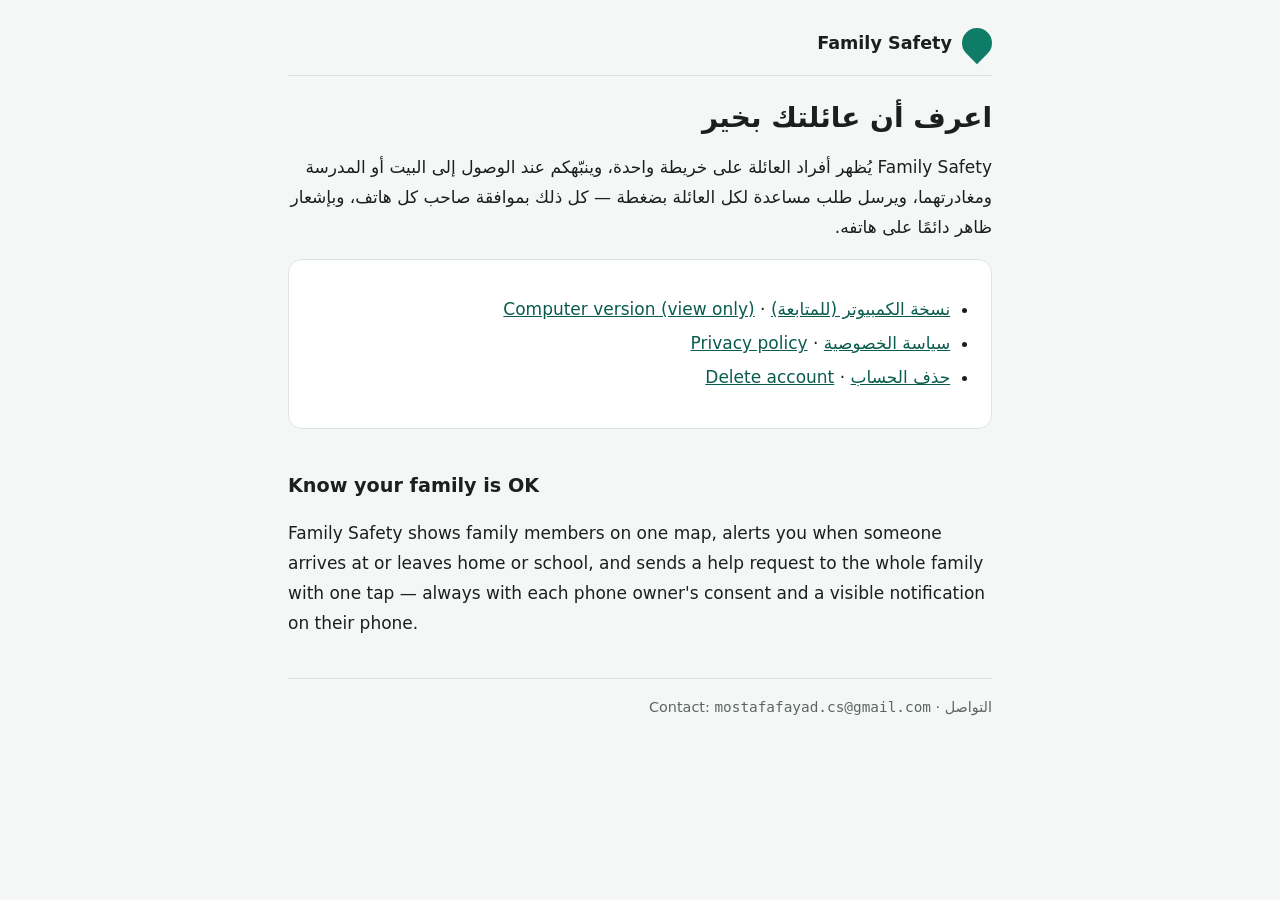
<file: index.html>
<!doctype html>
<html lang="ar" dir="rtl">
<head>
<meta charset="utf-8">
<meta name="viewport" content="width=device-width, initial-scale=1">
<meta http-equiv="Content-Security-Policy" content="default-src 'none'; style-src 'self'; img-src 'self' data:; script-src 'unsafe-inline'; base-uri 'none'; form-action 'none'">
<meta name="referrer" content="no-referrer">
<title>Family Safety</title>
<meta name="description" content="تطبيق لمشاركة الموقع بين أفراد العائلة بموافقتهم: خريطة حيّة، تنبيهات الوصول والمغادرة، وطلب مساعدة بضغطة.">
<link rel="stylesheet" href="style.css">
</head>
<body>
<div class="wrap">
<header class="site">
  <a class="brand" href="index.html"><span class="pin" aria-hidden="true"></span>Family Safety</a>
</header>

<h1>اعرف أن عائلتك بخير</h1>
<p>Family Safety يُظهر أفراد العائلة على خريطة واحدة، وينبّهكم عند الوصول إلى البيت أو المدرسة ومغادرتهما، ويرسل طلب مساعدة لكل العائلة بضغطة — كل ذلك بموافقة صاحب كل هاتف، وبإشعار ظاهر دائمًا على هاتفه.</p>

<div class="card">
  <ul>
    <li><a href="app/">نسخة الكمبيوتر (للمتابعة)</a> · <a href="app/" lang="en">Computer version (view only)</a></li>
    <li><a href="privacy.html">سياسة الخصوصية</a> · <a href="privacy-en.html" lang="en">Privacy policy</a></li>
    <li><a href="delete-account.html">حذف الحساب</a> · <a href="delete-account-en.html" lang="en">Delete account</a></li>
  </ul>
</div>

<div lang="en" dir="ltr">
  <h2>Know your family is OK</h2>
  <p>Family Safety shows family members on one map, alerts you when someone arrives at or leaves home or school, and sends a help request to the whole family with one tap — always with each phone owner's consent and a visible notification on their phone.</p>
</div>

<footer>التواصل · Contact: <span class="email">mostafafayad.cs@gmail.com</span></footer>
</div>
</body>
</html>
</file>
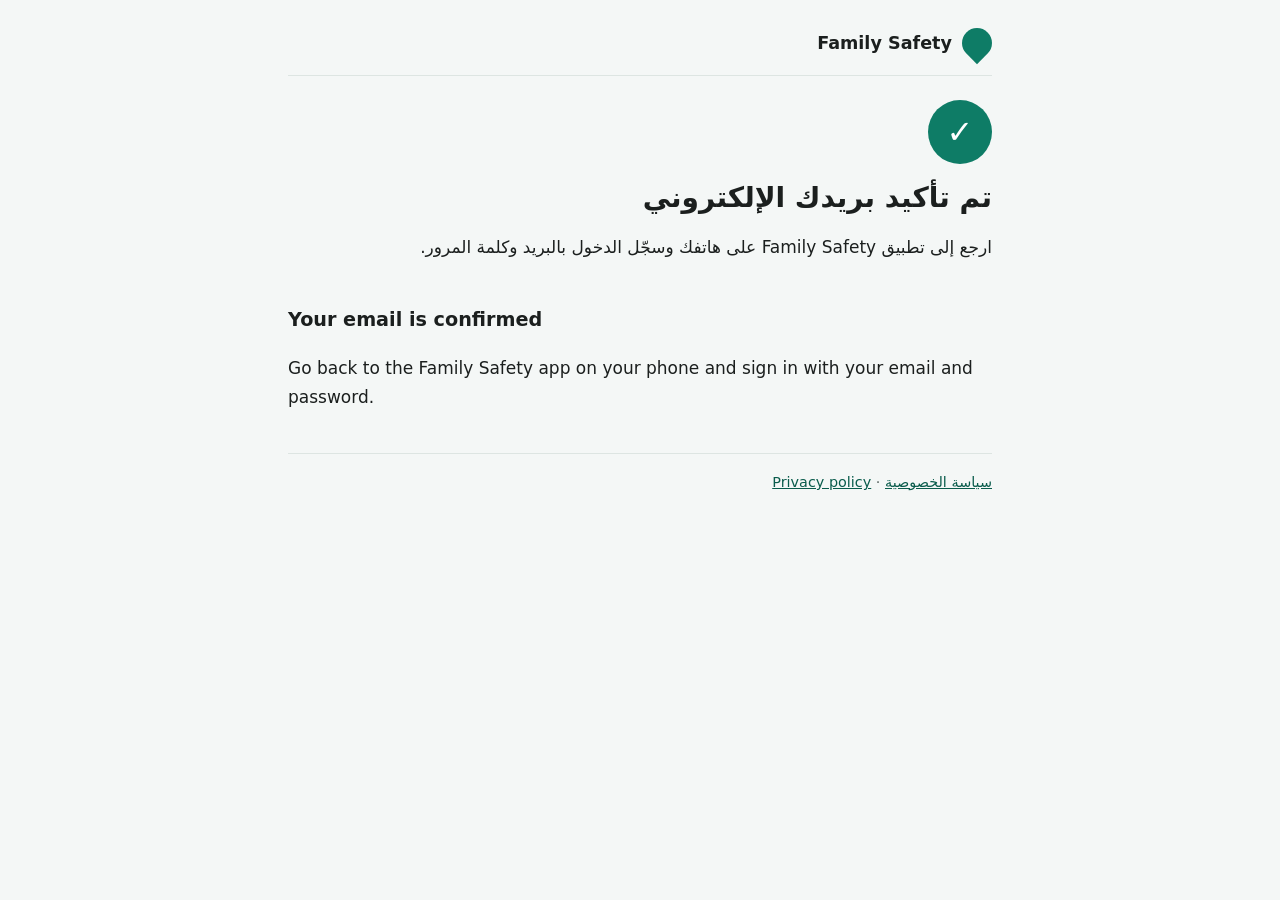
<file: confirmed.html>
<!doctype html>
<html lang="ar" dir="rtl">
<head>
<meta charset="utf-8">
<meta name="viewport" content="width=device-width, initial-scale=1">
<meta http-equiv="Content-Security-Policy" content="default-src 'none'; style-src 'self'; img-src 'self' data:; script-src 'unsafe-inline'; base-uri 'none'; form-action 'none'">
<meta name="referrer" content="no-referrer">
<title>تأكيد البريد — Family Safety</title>
<link rel="stylesheet" href="style.css">
</head>
<body>
<div class="wrap">
<header class="site">
  <a class="brand" href="index.html"><span class="pin" aria-hidden="true"></span>Family Safety</a>
</header>

<section id="ok">
  <div class="big-ok" aria-hidden="true">✓</div>
  <h1>تم تأكيد بريدك الإلكتروني</h1>
  <p>ارجع إلى تطبيق Family Safety على هاتفك وسجّل الدخول بالبريد وكلمة المرور.</p>
  <div lang="en" dir="ltr">
    <h2>Your email is confirmed</h2>
    <p>Go back to the Family Safety app on your phone and sign in with your email and password.</p>
  </div>
</section>

<section id="failed" hidden>
  <h1>الرابط غير صالح أو منتهي</h1>
  <p>ربما استُخدم الرابط من قبل أو انتهت مدته. جرّب تسجيل الدخول في التطبيق؛ وإن لم ينجح، أنشئ الحساب مرة أخرى ليصلك رابط جديد.</p>
  <div lang="en" dir="ltr">
    <h2>This link is invalid or expired</h2>
    <p>It may have been used already or expired. Try signing in to the app; if that fails, sign up again to get a new link.</p>
  </div>
</section>

<footer><a href="privacy.html">سياسة الخصوصية</a> · <a href="privacy-en.html" lang="en">Privacy policy</a></footer>
</div>
<script>
  // يصل الرابط وفيه رموز الجلسة أو رسالة خطأ في الجزء بعد # : نقرأ الخطأ فقط،
  // ثم نمسح العنوان فورًا حتى لا تبقى الرموز في السجلّ أو تُنسخ مع الرابط. لا يُرسَل شيء لأي مكان.
  (function () {
    var raw = (location.hash || '').slice(1) + '&' + (location.search || '').slice(1);
    var failed = /(^|&)error(_code|_description)?=/.test(raw);
    if (failed) {
      document.getElementById('ok').hidden = true;
      document.getElementById('failed').hidden = false;
    }
    if (location.hash || location.search) history.replaceState(null, '', location.pathname);
  })();
</script>
</body>
</html>
</file>
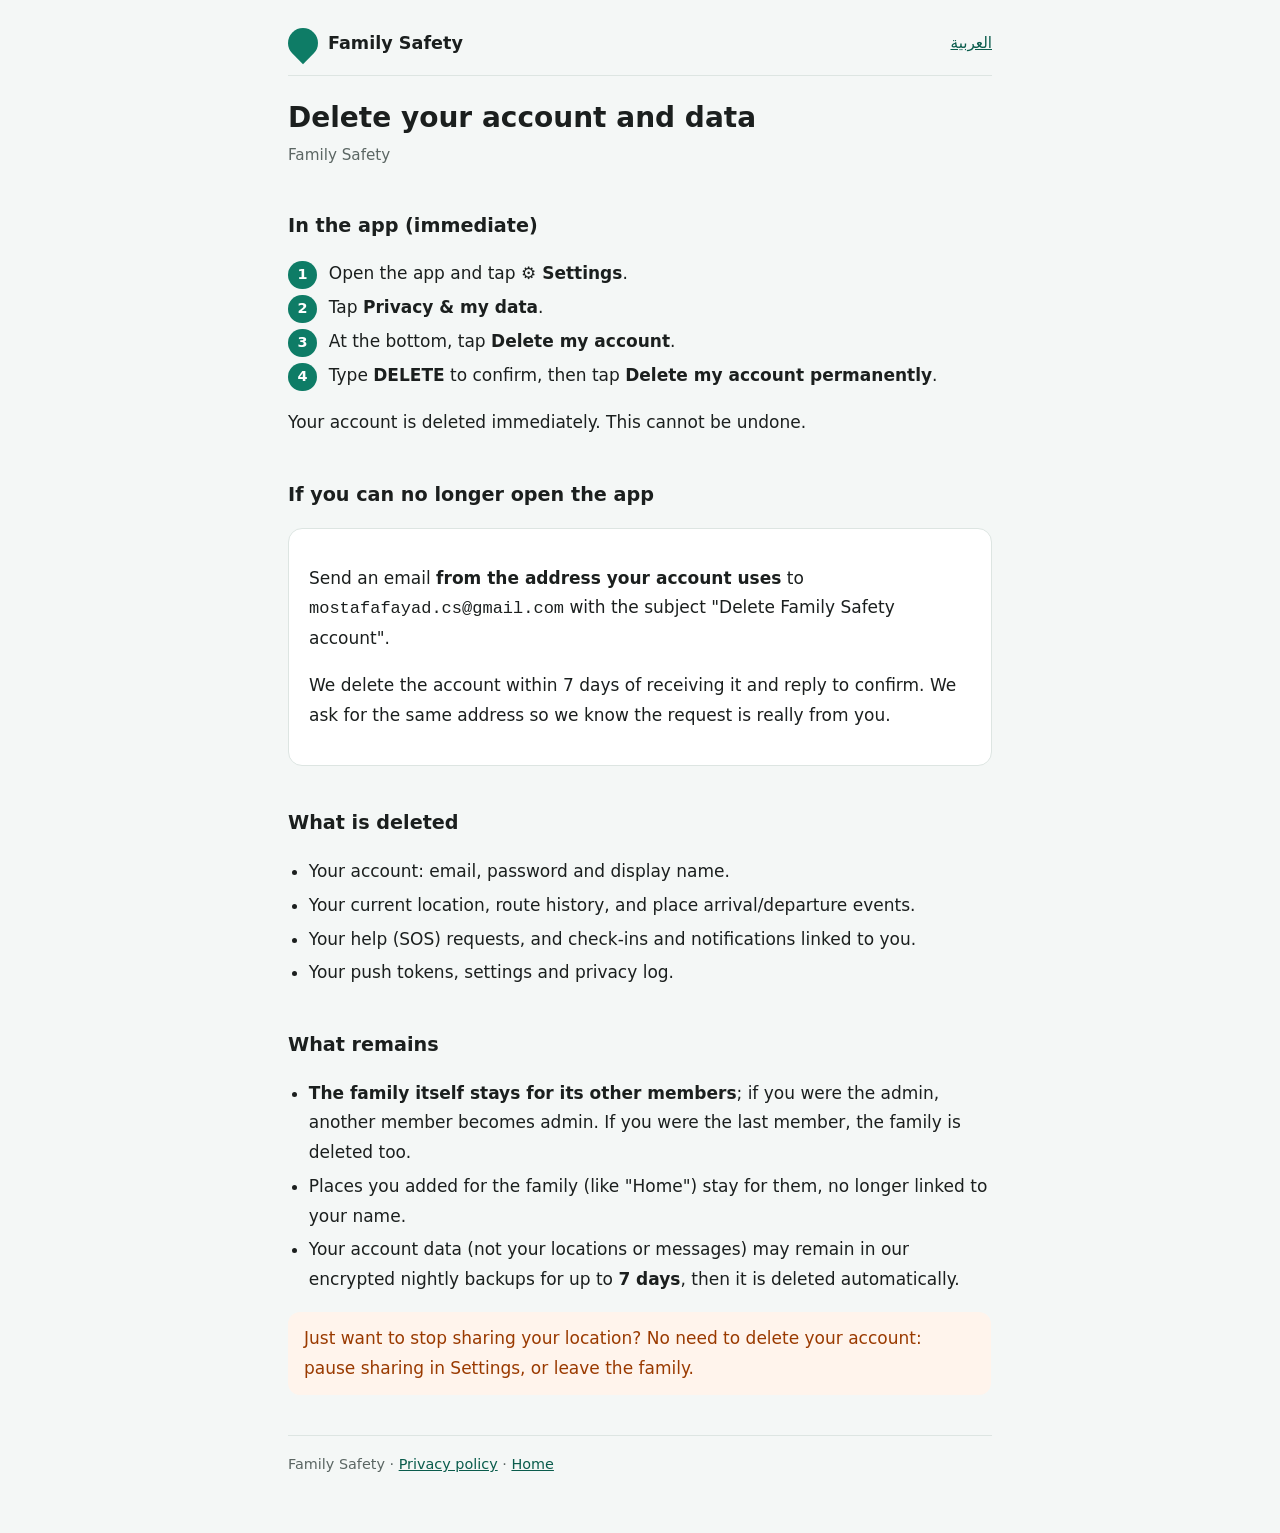
<file: delete-account-en.html>
<!doctype html>
<html lang="en" dir="ltr">
<head>
<meta charset="utf-8">
<meta name="viewport" content="width=device-width, initial-scale=1">
<meta http-equiv="Content-Security-Policy" content="default-src 'none'; style-src 'self'; img-src 'self' data:; script-src 'unsafe-inline'; base-uri 'none'; form-action 'none'">
<meta name="referrer" content="no-referrer">
<title>Delete Account — Family Safety</title>
<meta name="description" content="How to delete your Family Safety account and all your data.">
<link rel="stylesheet" href="style.css">
</head>
<body>
<div class="wrap">
<header class="site">
  <a class="brand" href="index.html"><span class="pin" aria-hidden="true"></span>Family Safety</a>
  <a class="lang" href="delete-account.html" lang="ar">العربية</a>
</header>

<h1>Delete your account and data</h1>
<p class="meta">Family Safety</p>

<h2>In the app (immediate)</h2>
<ol class="steps">
  <li><span>Open the app and tap <span class="path">⚙ Settings</span>.</span></li>
  <li><span>Tap <span class="path">Privacy &amp; my data</span>.</span></li>
  <li><span>At the bottom, tap <span class="path">Delete my account</span>.</span></li>
  <li><span>Type <span class="path">DELETE</span> to confirm, then tap <span class="path">Delete my account permanently</span>.</span></li>
</ol>
<p>Your account is deleted immediately. This cannot be undone.</p>

<h2>If you can no longer open the app</h2>
<div class="card">
  <p>Send an email <strong>from the address your account uses</strong> to <span class="email">mostafafayad.cs@gmail.com</span> with the subject "Delete Family Safety account".</p>
  <p>We delete the account within 7 days of receiving it and reply to confirm. We ask for the same address so we know the request is really from you.</p>
</div>

<h2>What is deleted</h2>
<ul>
  <li>Your account: email, password and display name.</li>
  <li>Your current location, route history, and place arrival/departure events.</li>
  <li>Your help (SOS) requests, and check-ins and notifications linked to you.</li>
  <li>Your push tokens, settings and privacy log.</li>
</ul>

<h2>What remains</h2>
<ul>
  <li><strong>The family itself stays for its other members</strong>; if you were the admin, another member becomes admin. If you were the last member, the family is deleted too.</li>
  <li>Places you added for the family (like "Home") stay for them, no longer linked to your name.</li>
  <li>Your account data (not your locations or messages) may remain in our encrypted nightly backups for up to <strong>7 days</strong>, then it is deleted automatically.</li>
</ul>

<p class="note">Just want to stop sharing your location? No need to delete your account: pause sharing in Settings, or leave the family.</p>

<footer>Family Safety · <a href="privacy-en.html">Privacy policy</a> · <a href="index.html">Home</a></footer>
</div>
</body>
</html>
</file>
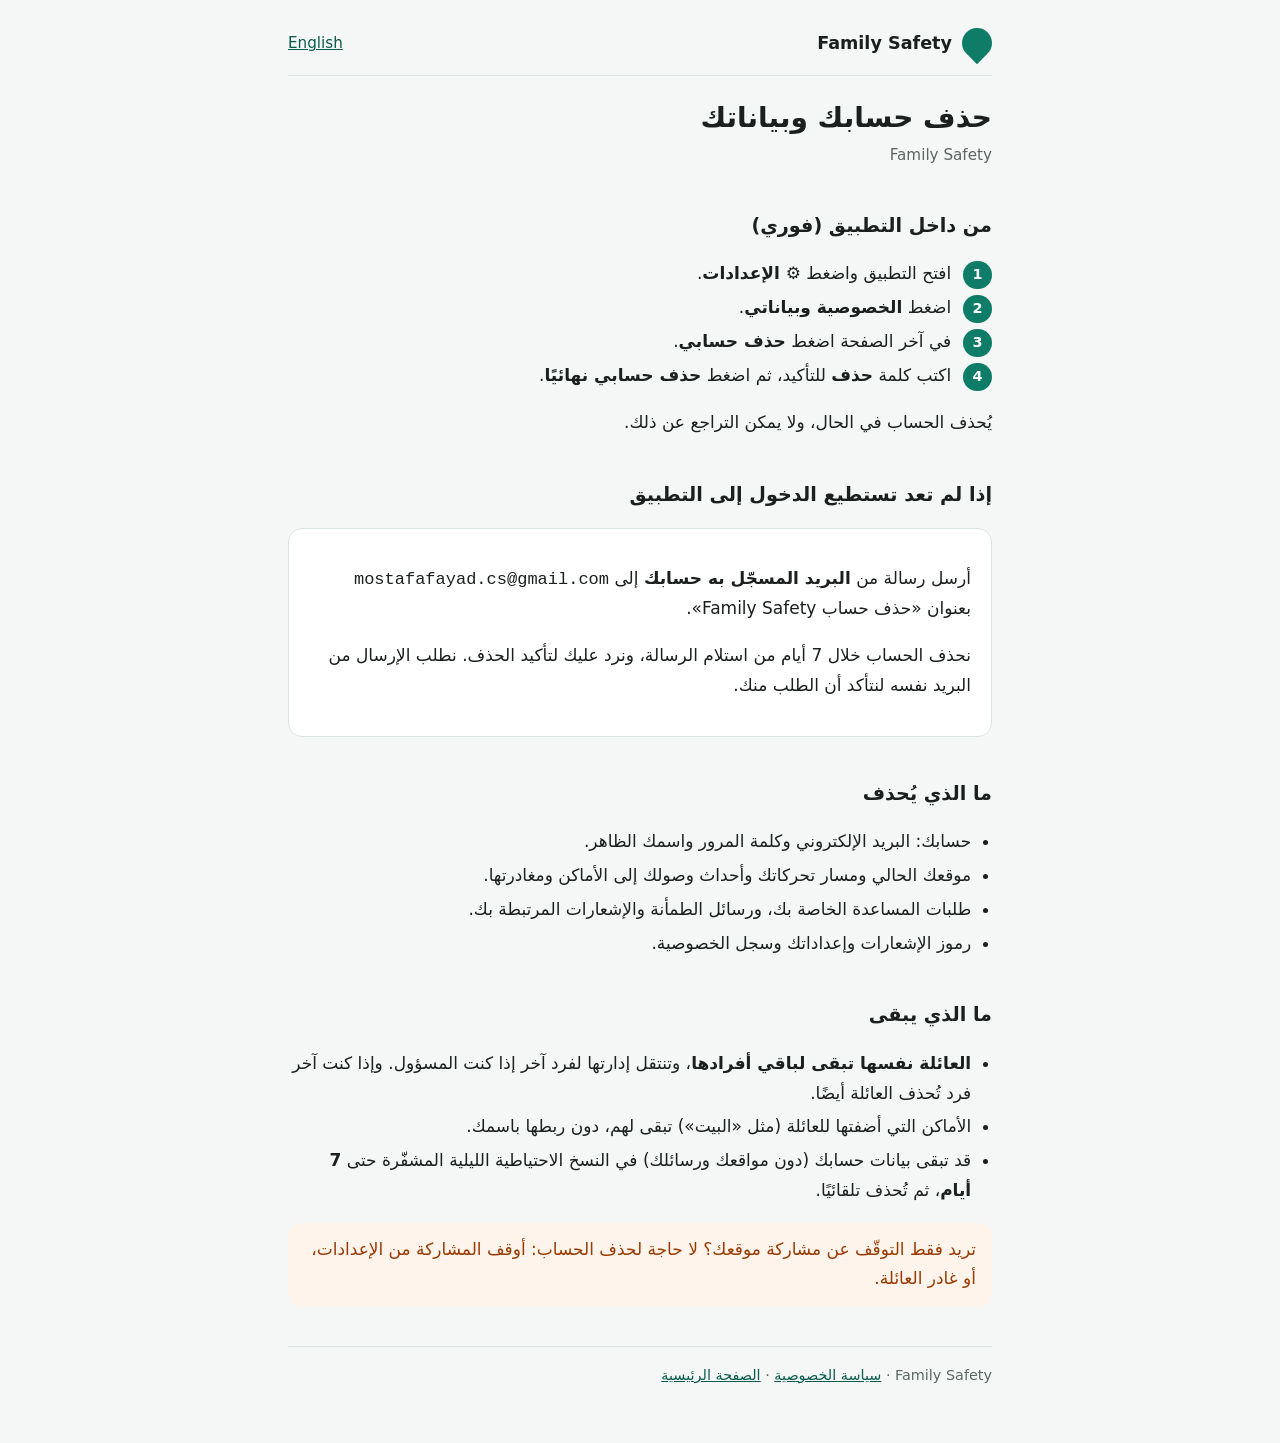
<file: delete-account.html>
<!doctype html>
<html lang="ar" dir="rtl">
<head>
<meta charset="utf-8">
<meta name="viewport" content="width=device-width, initial-scale=1">
<meta http-equiv="Content-Security-Policy" content="default-src 'none'; style-src 'self'; img-src 'self' data:; script-src 'unsafe-inline'; base-uri 'none'; form-action 'none'">
<meta name="referrer" content="no-referrer">
<title>حذف الحساب — Family Safety</title>
<meta name="description" content="كيف تحذف حسابك في Family Safety وكل بياناتك.">
<link rel="stylesheet" href="style.css">
</head>
<body>
<div class="wrap">
<header class="site">
  <a class="brand" href="index.html"><span class="pin" aria-hidden="true"></span>Family Safety</a>
  <a class="lang" href="delete-account-en.html" lang="en">English</a>
</header>

<h1>حذف حسابك وبياناتك</h1>
<p class="meta">Family Safety</p>

<h2>من داخل التطبيق (فوري)</h2>
<ol class="steps">
  <li><span>افتح التطبيق واضغط <span class="path">⚙ الإعدادات</span>.</span></li>
  <li><span>اضغط <span class="path">الخصوصية وبياناتي</span>.</span></li>
  <li><span>في آخر الصفحة اضغط <span class="path">حذف حسابي</span>.</span></li>
  <li><span>اكتب كلمة <span class="path">حذف</span> للتأكيد، ثم اضغط <span class="path">حذف حسابي نهائيًا</span>.</span></li>
</ol>
<p>يُحذف الحساب في الحال، ولا يمكن التراجع عن ذلك.</p>

<h2>إذا لم تعد تستطيع الدخول إلى التطبيق</h2>
<div class="card">
  <p>أرسل رسالة من <strong>البريد المسجّل به حسابك</strong> إلى <span class="email">mostafafayad.cs@gmail.com</span> بعنوان «حذف حساب Family Safety».</p>
  <p>نحذف الحساب خلال 7 أيام من استلام الرسالة، ونرد عليك لتأكيد الحذف. نطلب الإرسال من البريد نفسه لنتأكد أن الطلب منك.</p>
</div>

<h2>ما الذي يُحذف</h2>
<ul>
  <li>حسابك: البريد الإلكتروني وكلمة المرور واسمك الظاهر.</li>
  <li>موقعك الحالي ومسار تحركاتك وأحداث وصولك إلى الأماكن ومغادرتها.</li>
  <li>طلبات المساعدة الخاصة بك، ورسائل الطمأنة والإشعارات المرتبطة بك.</li>
  <li>رموز الإشعارات وإعداداتك وسجل الخصوصية.</li>
</ul>

<h2>ما الذي يبقى</h2>
<ul>
  <li><strong>العائلة نفسها تبقى لباقي أفرادها</strong>، وتنتقل إدارتها لفرد آخر إذا كنت المسؤول. وإذا كنت آخر فرد تُحذف العائلة أيضًا.</li>
  <li>الأماكن التي أضفتها للعائلة (مثل «البيت») تبقى لهم، دون ربطها باسمك.</li>
  <li>قد تبقى بيانات حسابك (دون مواقعك ورسائلك) في النسخ الاحتياطية الليلية المشفّرة حتى <strong>7 أيام</strong>، ثم تُحذف تلقائيًا.</li>
</ul>

<p class="note">تريد فقط التوقّف عن مشاركة موقعك؟ لا حاجة لحذف الحساب: أوقف المشاركة من الإعدادات، أو غادر العائلة.</p>

<footer>Family Safety · <a href="privacy.html">سياسة الخصوصية</a> · <a href="index.html">الصفحة الرئيسية</a></footer>
</div>
</body>
</html>
</file>
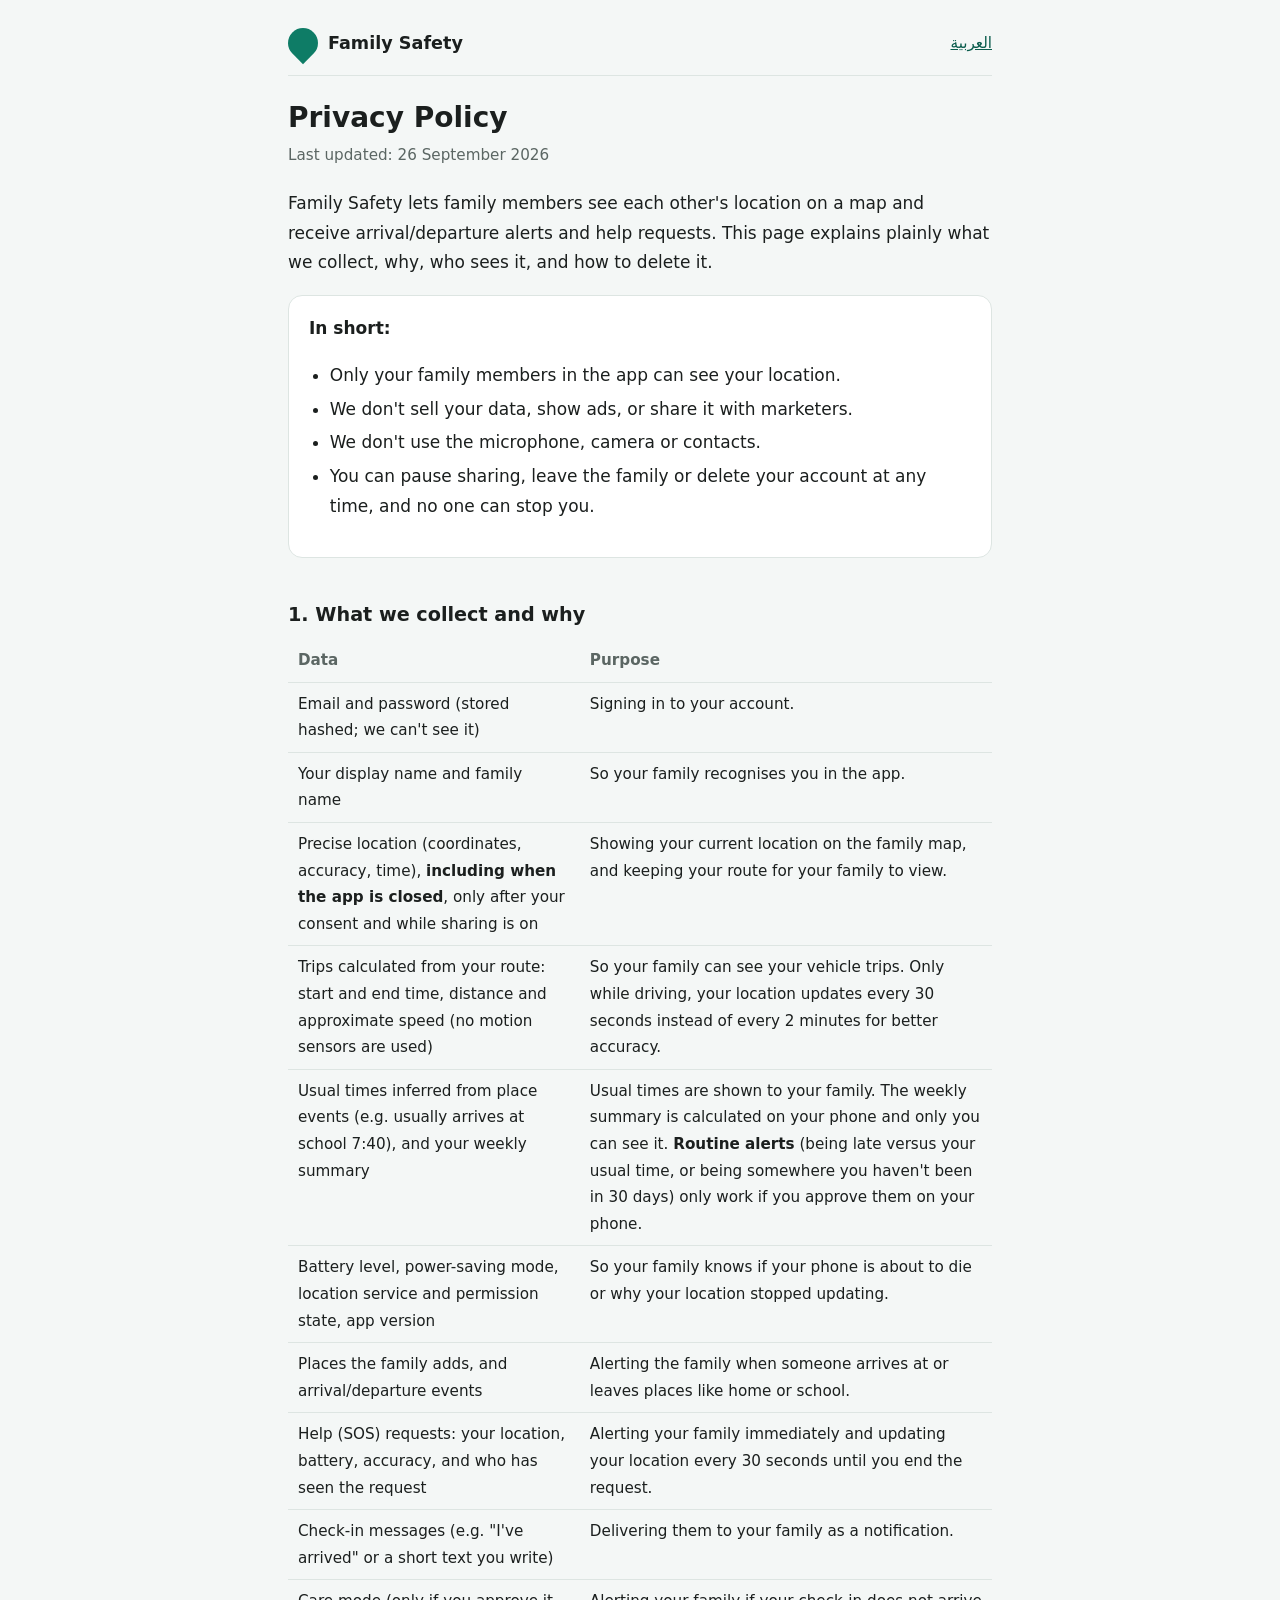
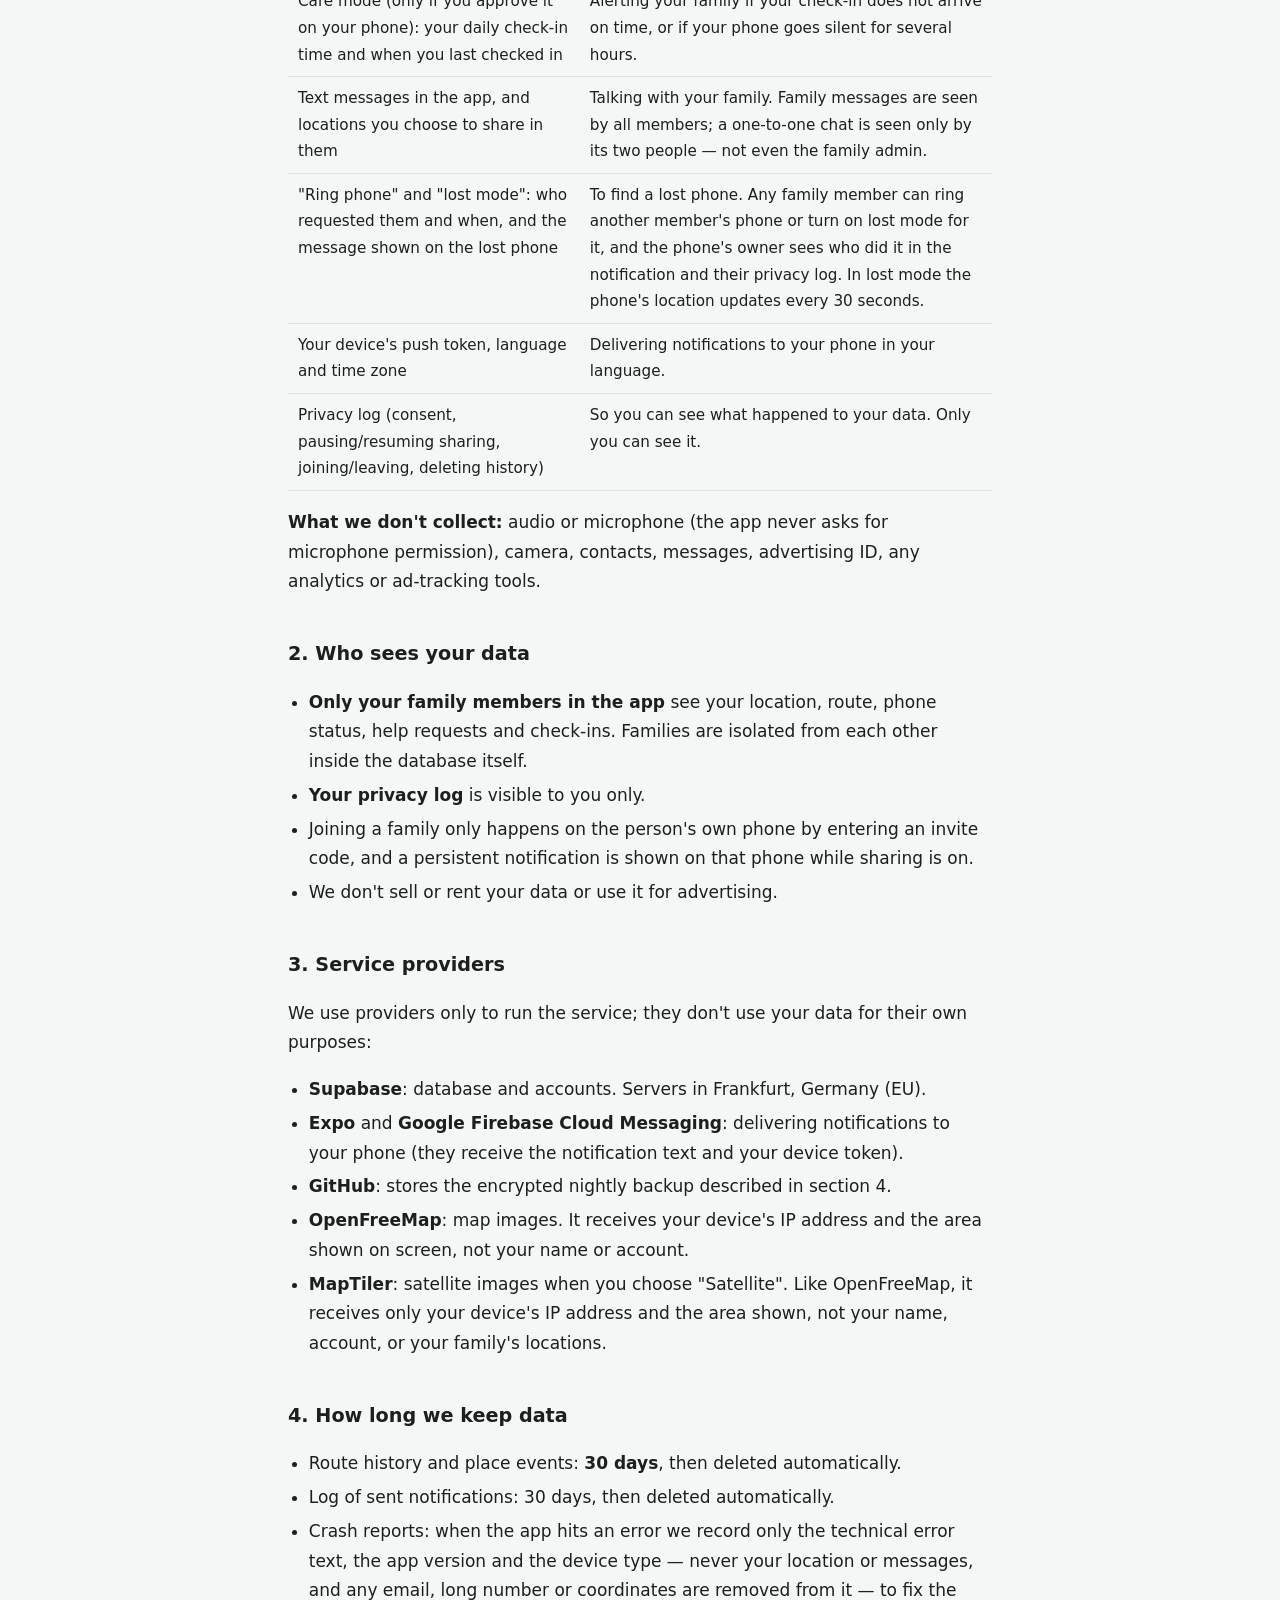
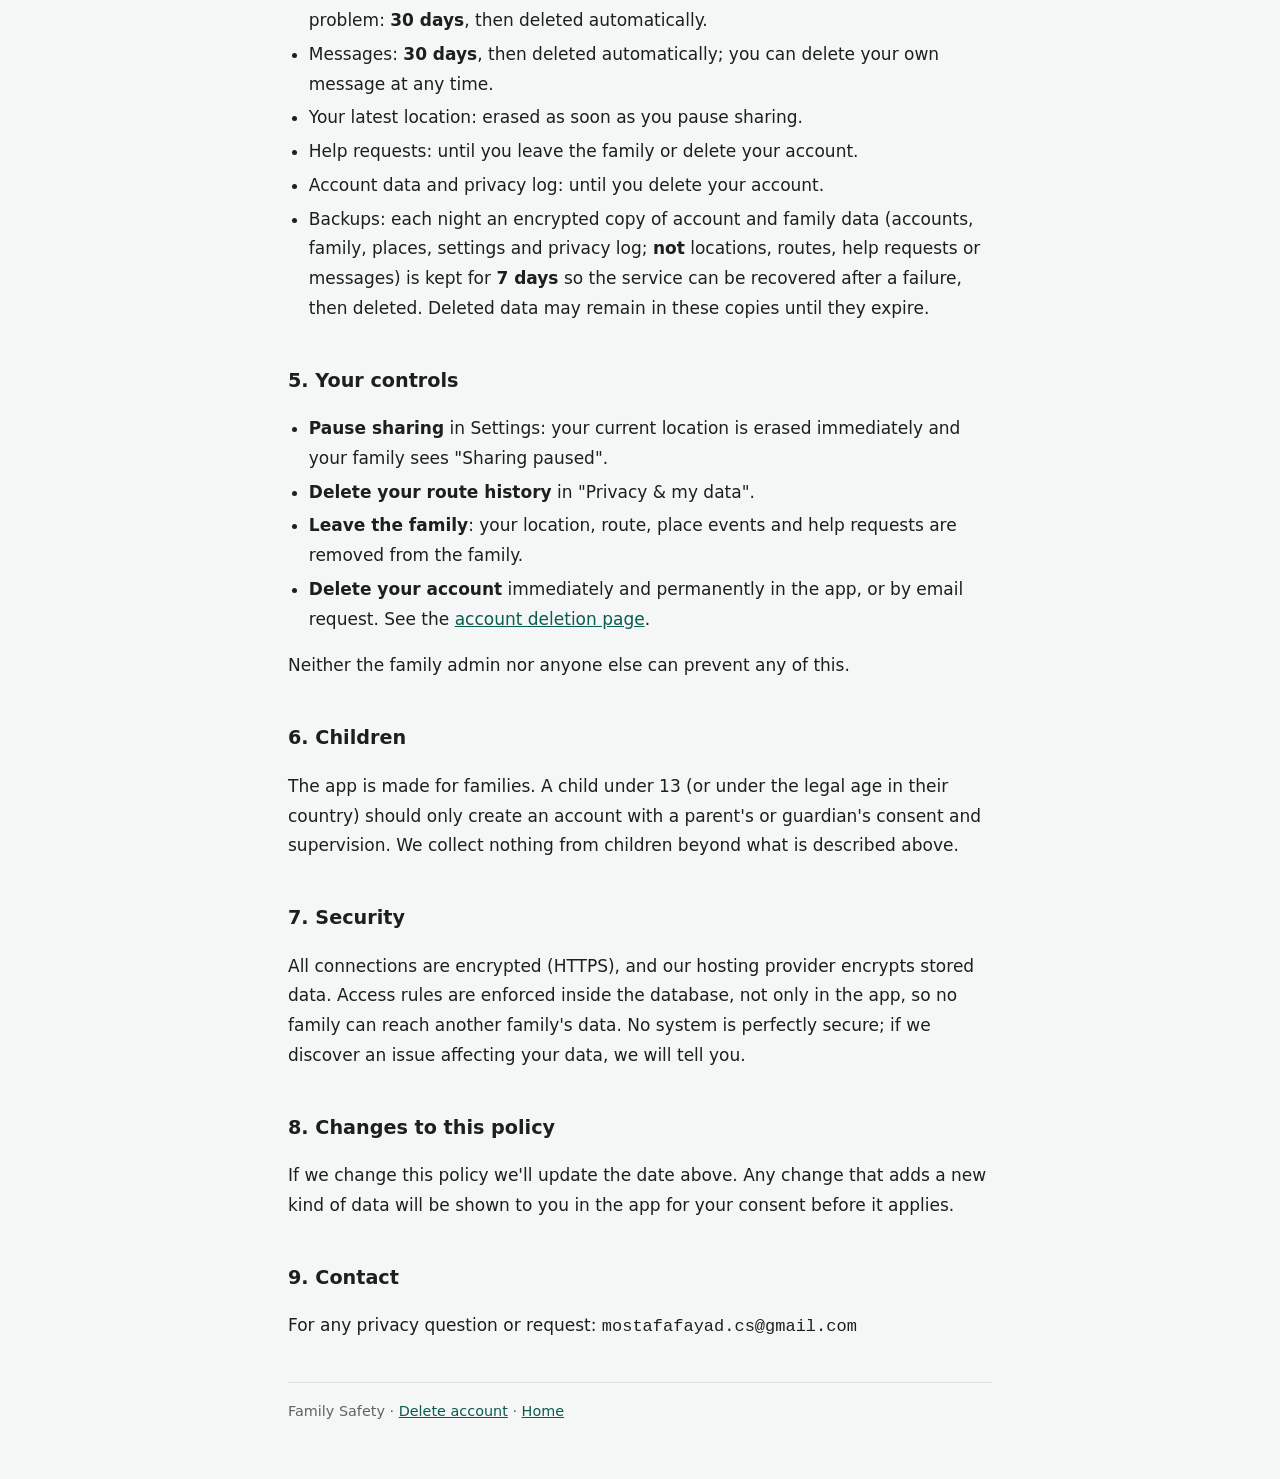
<file: privacy-en.html>
<!doctype html>
<html lang="en" dir="ltr">
<head>
<meta charset="utf-8">
<meta name="viewport" content="width=device-width, initial-scale=1">
<meta http-equiv="Content-Security-Policy" content="default-src 'none'; style-src 'self'; img-src 'self' data:; script-src 'unsafe-inline'; base-uri 'none'; form-action 'none'">
<meta name="referrer" content="no-referrer">
<title>Privacy Policy — Family Safety</title>
<meta name="description" content="What Family Safety collects, who sees it, how long it is kept, and how you control it.">
<link rel="stylesheet" href="style.css">
</head>
<body>
<div class="wrap">
<header class="site">
  <a class="brand" href="index.html"><span class="pin" aria-hidden="true"></span>Family Safety</a>
  <a class="lang" href="privacy.html" lang="ar">العربية</a>
</header>

<h1>Privacy Policy</h1>
<p class="meta">Last updated: 26 September 2026</p>

<p>Family Safety lets family members see each other's location on a map and receive arrival/departure alerts and help requests. This page explains plainly what we collect, why, who sees it, and how to delete it.</p>

<div class="card">
  <strong>In short:</strong>
  <ul>
    <li>Only your family members in the app can see your location.</li>
    <li>We don't sell your data, show ads, or share it with marketers.</li>
    <li>We don't use the microphone, camera or contacts.</li>
    <li>You can pause sharing, leave the family or delete your account at any time, and no one can stop you.</li>
  </ul>
</div>

<h2>1. What we collect and why</h2>
<div class="table-scroll">
<table>
  <tr><th>Data</th><th>Purpose</th></tr>
  <tr><td>Email and password (stored hashed; we can't see it)</td><td>Signing in to your account.</td></tr>
  <tr><td>Your display name and family name</td><td>So your family recognises you in the app.</td></tr>
  <tr><td>Precise location (coordinates, accuracy, time), <strong>including when the app is closed</strong>, only after your consent and while sharing is on</td><td>Showing your current location on the family map, and keeping your route for your family to view.</td></tr>
  <tr><td>Trips calculated from your route: start and end time, distance and approximate speed (no motion sensors are used)</td><td>So your family can see your vehicle trips. Only while driving, your location updates every 30 seconds instead of every 2 minutes for better accuracy.</td></tr>
  <tr><td>Usual times inferred from place events (e.g. usually arrives at school 7:40), and your weekly summary</td><td>Usual times are shown to your family. The weekly summary is calculated on your phone and only you can see it. <strong>Routine alerts</strong> (being late versus your usual time, or being somewhere you haven't been in 30 days) only work if you approve them on your phone.</td></tr>
  <tr><td>Battery level, power-saving mode, location service and permission state, app version</td><td>So your family knows if your phone is about to die or why your location stopped updating.</td></tr>
  <tr><td>Places the family adds, and arrival/departure events</td><td>Alerting the family when someone arrives at or leaves places like home or school.</td></tr>
  <tr><td>Help (SOS) requests: your location, battery, accuracy, and who has seen the request</td><td>Alerting your family immediately and updating your location every 30 seconds until you end the request.</td></tr>
  <tr><td>Check-in messages (e.g. "I've arrived" or a short text you write)</td><td>Delivering them to your family as a notification.</td></tr>
  <tr><td>Care mode (only if you approve it on your phone): your daily check-in time and when you last checked in</td><td>Alerting your family if your check-in does not arrive on time, or if your phone goes silent for several hours.</td></tr>
  <tr><td>Text messages in the app, and locations you choose to share in them</td><td>Talking with your family. Family messages are seen by all members; a one-to-one chat is seen only by its two people — not even the family admin.</td></tr>
  <tr><td>"Ring phone" and "lost mode": who requested them and when, and the message shown on the lost phone</td><td>To find a lost phone. Any family member can ring another member's phone or turn on lost mode for it, and the phone's owner sees who did it in the notification and their privacy log. In lost mode the phone's location updates every 30 seconds.</td></tr>
  <tr><td>Your device's push token, language and time zone</td><td>Delivering notifications to your phone in your language.</td></tr>
  <tr><td>Privacy log (consent, pausing/resuming sharing, joining/leaving, deleting history)</td><td>So you can see what happened to your data. Only you can see it.</td></tr>
</table>
</div>
<p><strong>What we don't collect:</strong> audio or microphone (the app never asks for microphone permission), camera, contacts, messages, advertising ID, any analytics or ad-tracking tools.</p>

<h2>2. Who sees your data</h2>
<ul>
  <li><strong>Only your family members in the app</strong> see your location, route, phone status, help requests and check-ins. Families are isolated from each other inside the database itself.</li>
  <li><strong>Your privacy log</strong> is visible to you only.</li>
  <li>Joining a family only happens on the person's own phone by entering an invite code, and a persistent notification is shown on that phone while sharing is on.</li>
  <li>We don't sell or rent your data or use it for advertising.</li>
</ul>

<h2>3. Service providers</h2>
<p>We use providers only to run the service; they don't use your data for their own purposes:</p>
<ul>
  <li><strong>Supabase</strong>: database and accounts. Servers in Frankfurt, Germany (EU).</li>
  <li><strong>Expo</strong> and <strong>Google Firebase Cloud Messaging</strong>: delivering notifications to your phone (they receive the notification text and your device token).</li>
  <li><strong>GitHub</strong>: stores the encrypted nightly backup described in section 4.</li>
  <li><strong>OpenFreeMap</strong>: map images. It receives your device's IP address and the area shown on screen, not your name or account.</li>
  <li><strong>MapTiler</strong>: satellite images when you choose "Satellite". Like OpenFreeMap, it receives only your device's IP address and the area shown, not your name, account, or your family's locations.</li>
</ul>

<h2>4. How long we keep data</h2>
<ul>
  <li>Route history and place events: <strong>30 days</strong>, then deleted automatically.</li>
  <li>Log of sent notifications: 30 days, then deleted automatically.</li>
  <li>Crash reports: when the app hits an error we record only the technical error text, the app version and the device type — never your location or messages, and any email, long number or coordinates are removed from it — to fix the problem: <strong>30 days</strong>, then deleted automatically.</li>
  <li>Messages: <strong>30 days</strong>, then deleted automatically; you can delete your own message at any time.</li>
  <li>Your latest location: erased as soon as you pause sharing.</li>
  <li>Help requests: until you leave the family or delete your account.</li>
  <li>Account data and privacy log: until you delete your account.</li>
  <li>Backups: each night an encrypted copy of account and family data (accounts, family, places, settings and privacy log; <strong>not</strong> locations, routes, help requests or messages) is kept for <strong>7 days</strong> so the service can be recovered after a failure, then deleted. Deleted data may remain in these copies until they expire.</li>
</ul>

<h2>5. Your controls</h2>
<ul>
  <li><strong>Pause sharing</strong> in Settings: your current location is erased immediately and your family sees "Sharing paused".</li>
  <li><strong>Delete your route history</strong> in "Privacy &amp; my data".</li>
  <li><strong>Leave the family</strong>: your location, route, place events and help requests are removed from the family.</li>
  <li><strong>Delete your account</strong> immediately and permanently in the app, or by email request. See the <a href="delete-account-en.html">account deletion page</a>.</li>
</ul>
<p>Neither the family admin nor anyone else can prevent any of this.</p>

<h2>6. Children</h2>
<p>The app is made for families. A child under 13 (or under the legal age in their country) should only create an account with a parent's or guardian's consent and supervision. We collect nothing from children beyond what is described above.</p>

<h2>7. Security</h2>
<p>All connections are encrypted (HTTPS), and our hosting provider encrypts stored data. Access rules are enforced inside the database, not only in the app, so no family can reach another family's data. No system is perfectly secure; if we discover an issue affecting your data, we will tell you.</p>

<h2>8. Changes to this policy</h2>
<p>If we change this policy we'll update the date above. Any change that adds a new kind of data will be shown to you in the app for your consent before it applies.</p>

<h2>9. Contact</h2>
<p>For any privacy question or request: <span class="email">mostafafayad.cs@gmail.com</span></p>

<footer>Family Safety · <a href="delete-account-en.html">Delete account</a> · <a href="index.html">Home</a></footer>
</div>
</body>
</html>
</file>
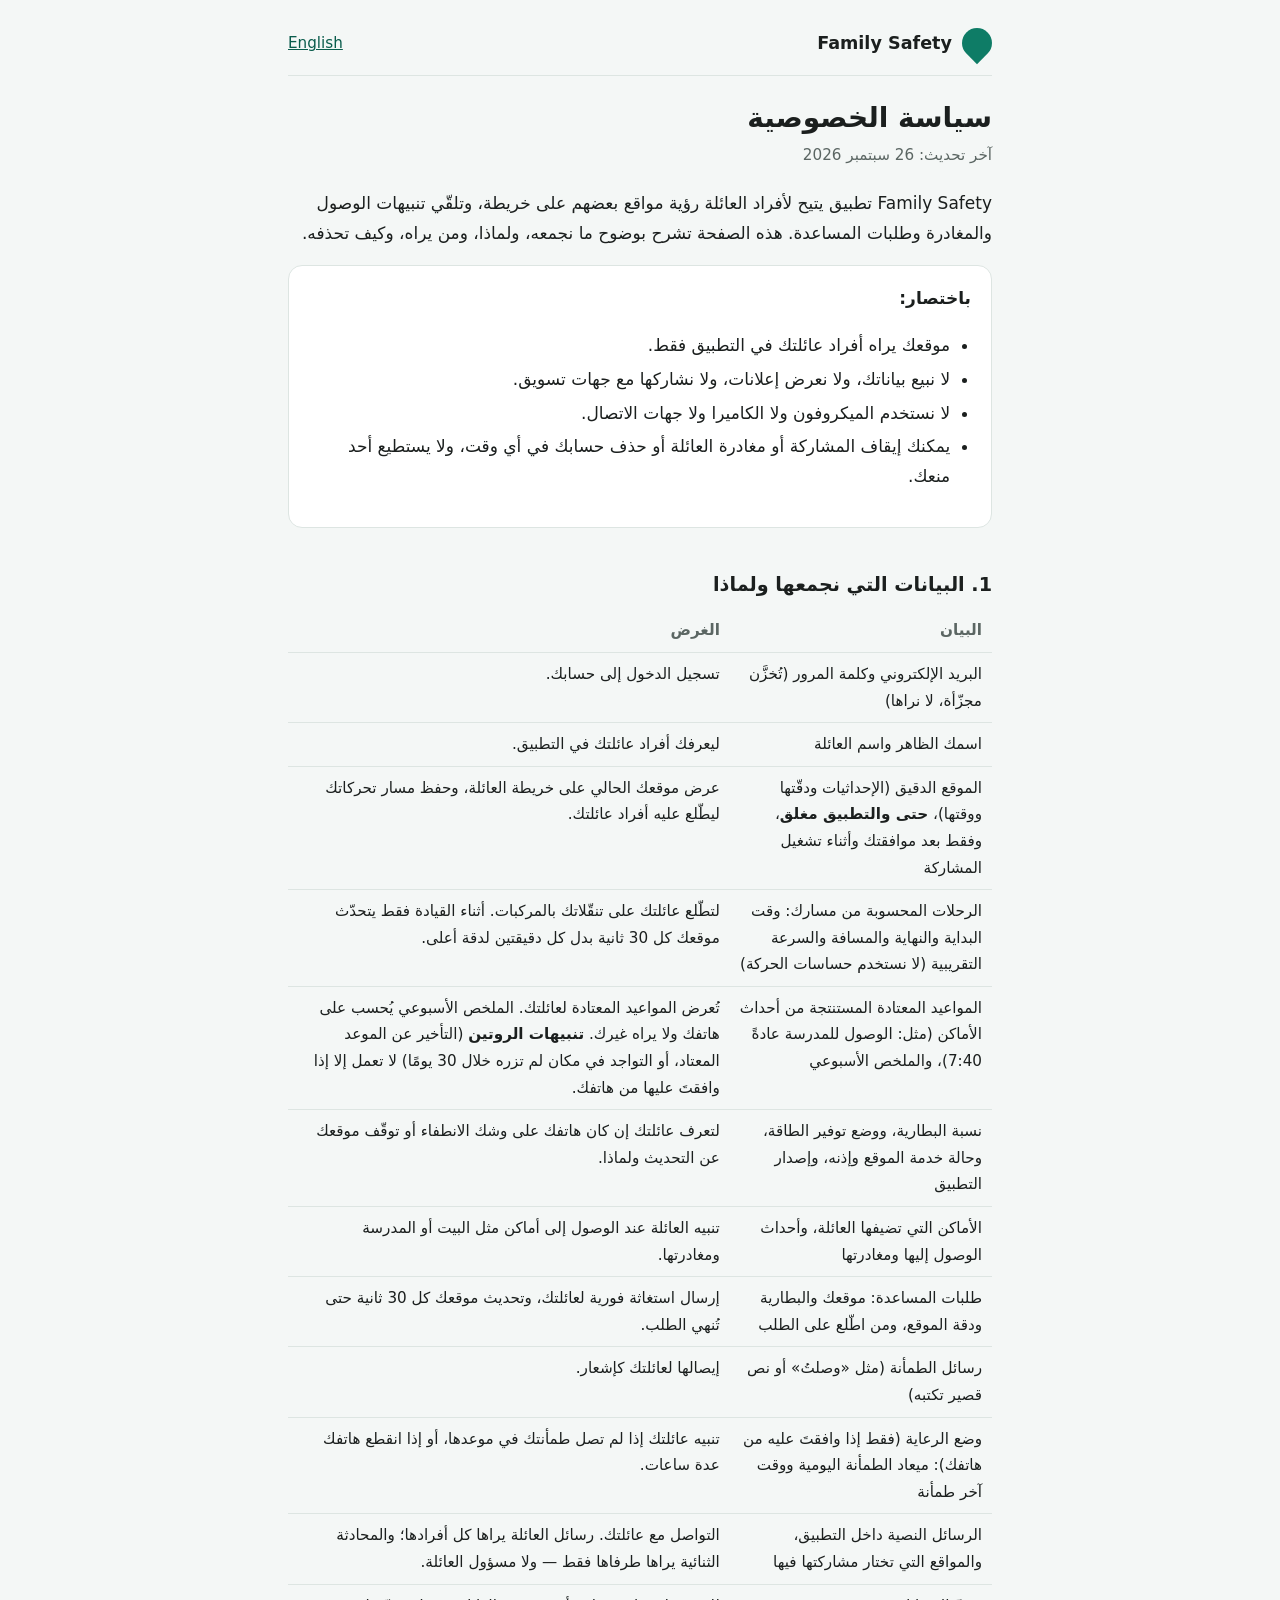
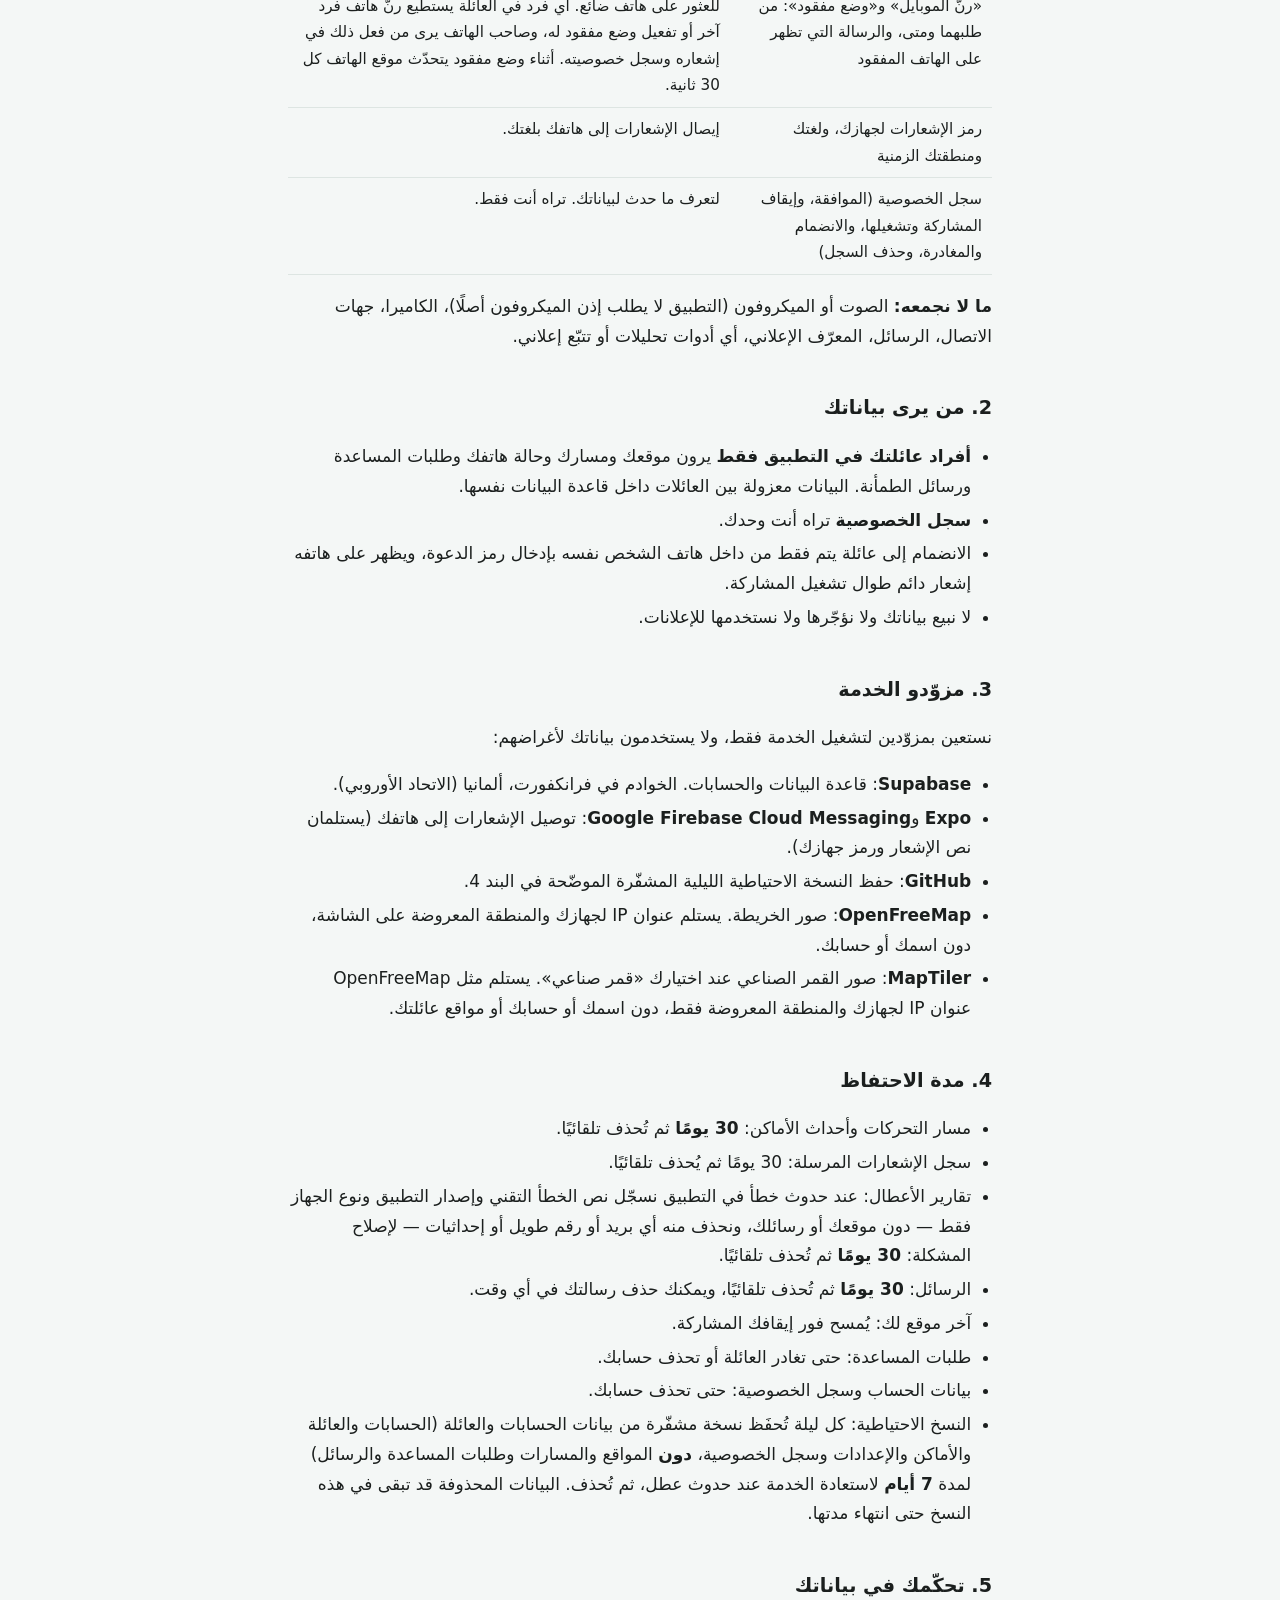
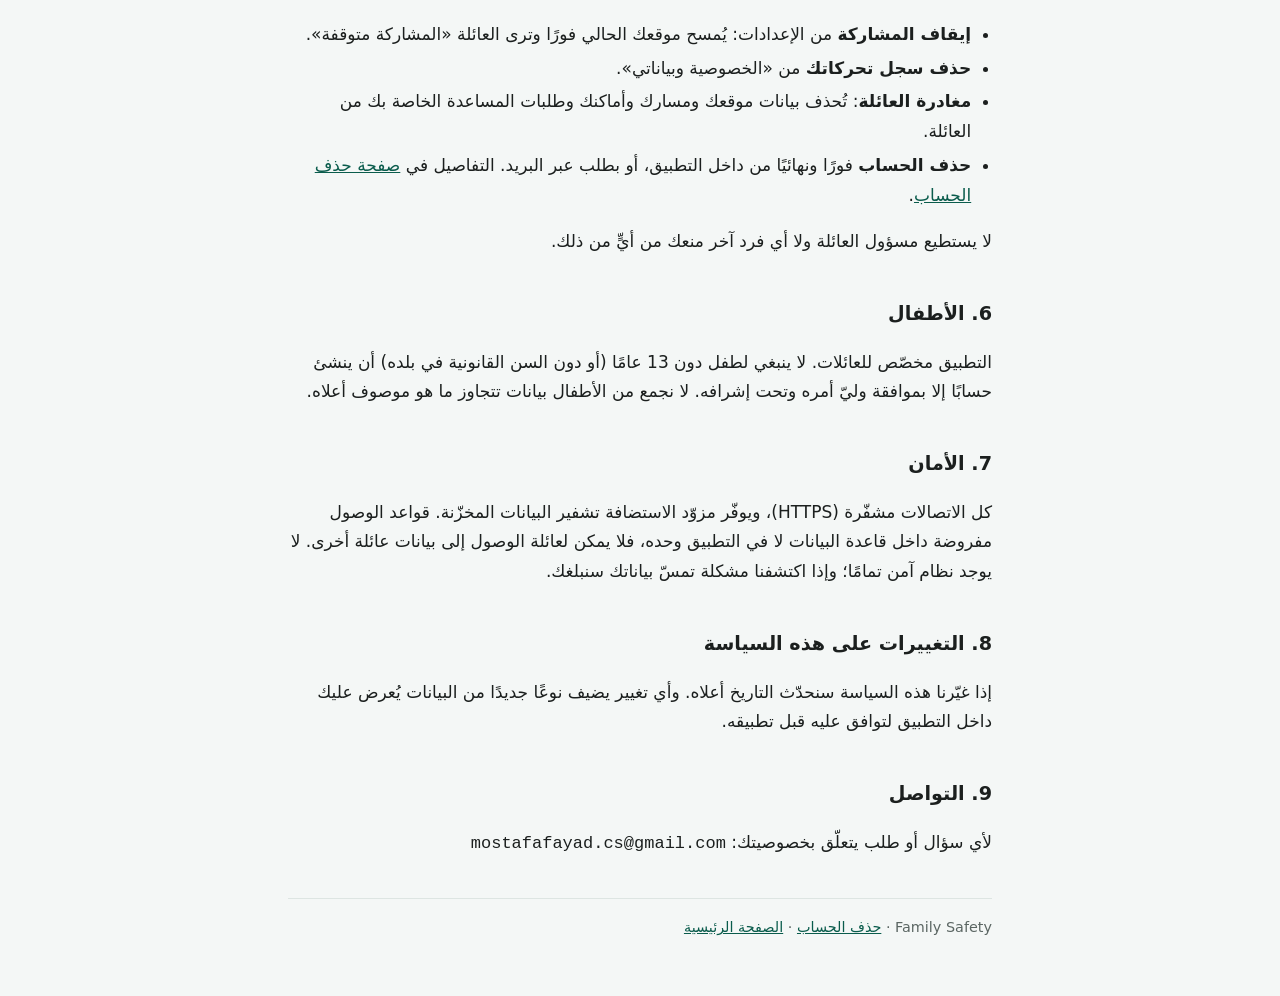
<file: privacy.html>
<!doctype html>
<html lang="ar" dir="rtl">
<head>
<meta charset="utf-8">
<meta name="viewport" content="width=device-width, initial-scale=1">
<meta http-equiv="Content-Security-Policy" content="default-src 'none'; style-src 'self'; img-src 'self' data:; script-src 'unsafe-inline'; base-uri 'none'; form-action 'none'">
<meta name="referrer" content="no-referrer">
<title>سياسة الخصوصية — Family Safety</title>
<meta name="description" content="ما الذي يجمعه تطبيق Family Safety، ومن يراه، ومدة الاحتفاظ به، وكيف تتحكّم فيه.">
<link rel="stylesheet" href="style.css">
</head>
<body>
<div class="wrap">
<header class="site">
  <a class="brand" href="index.html"><span class="pin" aria-hidden="true"></span>Family Safety</a>
  <a class="lang" href="privacy-en.html" lang="en">English</a>
</header>

<h1>سياسة الخصوصية</h1>
<p class="meta">آخر تحديث: 26 سبتمبر 2026</p>

<p>Family Safety تطبيق يتيح لأفراد العائلة رؤية مواقع بعضهم على خريطة، وتلقّي تنبيهات الوصول والمغادرة وطلبات المساعدة. هذه الصفحة تشرح بوضوح ما نجمعه، ولماذا، ومن يراه، وكيف تحذفه.</p>

<div class="card">
  <strong>باختصار:</strong>
  <ul>
    <li>موقعك يراه أفراد عائلتك في التطبيق فقط.</li>
    <li>لا نبيع بياناتك، ولا نعرض إعلانات، ولا نشاركها مع جهات تسويق.</li>
    <li>لا نستخدم الميكروفون ولا الكاميرا ولا جهات الاتصال.</li>
    <li>يمكنك إيقاف المشاركة أو مغادرة العائلة أو حذف حسابك في أي وقت، ولا يستطيع أحد منعك.</li>
  </ul>
</div>

<h2>1. البيانات التي نجمعها ولماذا</h2>
<div class="table-scroll">
<table>
  <tr><th>البيان</th><th>الغرض</th></tr>
  <tr><td>البريد الإلكتروني وكلمة المرور (تُخزَّن مجزّأة، لا نراها)</td><td>تسجيل الدخول إلى حسابك.</td></tr>
  <tr><td>اسمك الظاهر واسم العائلة</td><td>ليعرفك أفراد عائلتك في التطبيق.</td></tr>
  <tr><td>الموقع الدقيق (الإحداثيات ودقّتها ووقتها)، <strong>حتى والتطبيق مغلق</strong>، وفقط بعد موافقتك وأثناء تشغيل المشاركة</td><td>عرض موقعك الحالي على خريطة العائلة، وحفظ مسار تحركاتك ليطّلع عليه أفراد عائلتك.</td></tr>
  <tr><td>الرحلات المحسوبة من مسارك: وقت البداية والنهاية والمسافة والسرعة التقريبية (لا نستخدم حساسات الحركة)</td><td>لتطّلع عائلتك على تنقّلاتك بالمركبات. أثناء القيادة فقط يتحدّث موقعك كل 30 ثانية بدل كل دقيقتين لدقة أعلى.</td></tr>
  <tr><td>المواعيد المعتادة المستنتجة من أحداث الأماكن (مثل: الوصول للمدرسة عادةً 7:40)، والملخص الأسبوعي</td><td>تُعرض المواعيد المعتادة لعائلتك. الملخص الأسبوعي يُحسب على هاتفك ولا يراه غيرك. <strong>تنبيهات الروتين</strong> (التأخير عن الموعد المعتاد، أو التواجد في مكان لم تزره خلال 30 يومًا) لا تعمل إلا إذا وافقتَ عليها من هاتفك.</td></tr>
  <tr><td>نسبة البطارية، ووضع توفير الطاقة، وحالة خدمة الموقع وإذنه، وإصدار التطبيق</td><td>لتعرف عائلتك إن كان هاتفك على وشك الانطفاء أو توقّف موقعك عن التحديث ولماذا.</td></tr>
  <tr><td>الأماكن التي تضيفها العائلة، وأحداث الوصول إليها ومغادرتها</td><td>تنبيه العائلة عند الوصول إلى أماكن مثل البيت أو المدرسة ومغادرتها.</td></tr>
  <tr><td>طلبات المساعدة: موقعك والبطارية ودقة الموقع، ومن اطّلع على الطلب</td><td>إرسال استغاثة فورية لعائلتك، وتحديث موقعك كل 30 ثانية حتى تُنهي الطلب.</td></tr>
  <tr><td>رسائل الطمأنة (مثل «وصلتُ» أو نص قصير تكتبه)</td><td>إيصالها لعائلتك كإشعار.</td></tr>
  <tr><td>وضع الرعاية (فقط إذا وافقتَ عليه من هاتفك): ميعاد الطمأنة اليومية ووقت آخر طمأنة</td><td>تنبيه عائلتك إذا لم تصل طمأنتك في موعدها، أو إذا انقطع هاتفك عدة ساعات.</td></tr>
  <tr><td>الرسائل النصية داخل التطبيق، والمواقع التي تختار مشاركتها فيها</td><td>التواصل مع عائلتك. رسائل العائلة يراها كل أفرادها؛ والمحادثة الثنائية يراها طرفاها فقط — ولا مسؤول العائلة.</td></tr>
  <tr><td>«رنّ الموبايل» و«وضع مفقود»: من طلبهما ومتى، والرسالة التي تظهر على الهاتف المفقود</td><td>للعثور على هاتف ضائع. أي فرد في العائلة يستطيع رنّ هاتف فرد آخر أو تفعيل وضع مفقود له، وصاحب الهاتف يرى من فعل ذلك في إشعاره وسجل خصوصيته. أثناء وضع مفقود يتحدّث موقع الهاتف كل 30 ثانية.</td></tr>
  <tr><td>رمز الإشعارات لجهازك، ولغتك ومنطقتك الزمنية</td><td>إيصال الإشعارات إلى هاتفك بلغتك.</td></tr>
  <tr><td>سجل الخصوصية (الموافقة، وإيقاف المشاركة وتشغيلها، والانضمام والمغادرة، وحذف السجل)</td><td>لتعرف ما حدث لبياناتك. تراه أنت فقط.</td></tr>
</table>
</div>
<p><strong>ما لا نجمعه:</strong> الصوت أو الميكروفون (التطبيق لا يطلب إذن الميكروفون أصلًا)، الكاميرا، جهات الاتصال، الرسائل، المعرّف الإعلاني، أي أدوات تحليلات أو تتبّع إعلاني.</p>

<h2>2. من يرى بياناتك</h2>
<ul>
  <li><strong>أفراد عائلتك في التطبيق فقط</strong> يرون موقعك ومسارك وحالة هاتفك وطلبات المساعدة ورسائل الطمأنة. البيانات معزولة بين العائلات داخل قاعدة البيانات نفسها.</li>
  <li><strong>سجل الخصوصية</strong> تراه أنت وحدك.</li>
  <li>الانضمام إلى عائلة يتم فقط من داخل هاتف الشخص نفسه بإدخال رمز الدعوة، ويظهر على هاتفه إشعار دائم طوال تشغيل المشاركة.</li>
  <li>لا نبيع بياناتك ولا نؤجّرها ولا نستخدمها للإعلانات.</li>
</ul>

<h2>3. مزوّدو الخدمة</h2>
<p>نستعين بمزوّدين لتشغيل الخدمة فقط، ولا يستخدمون بياناتك لأغراضهم:</p>
<ul>
  <li><strong>Supabase</strong>: قاعدة البيانات والحسابات. الخوادم في فرانكفورت، ألمانيا (الاتحاد الأوروبي).</li>
  <li><strong>Expo</strong> و<strong>Google Firebase Cloud Messaging</strong>: توصيل الإشعارات إلى هاتفك (يستلمان نص الإشعار ورمز جهازك).</li>
  <li><strong>GitHub</strong>: حفظ النسخة الاحتياطية الليلية المشفّرة الموضّحة في البند 4.</li>
  <li><strong>OpenFreeMap</strong>: صور الخريطة. يستلم عنوان IP لجهازك والمنطقة المعروضة على الشاشة، دون اسمك أو حسابك.</li>
  <li><strong>MapTiler</strong>: صور القمر الصناعي عند اختيارك «قمر صناعي». يستلم مثل OpenFreeMap عنوان IP لجهازك والمنطقة المعروضة فقط، دون اسمك أو حسابك أو مواقع عائلتك.</li>
</ul>

<h2>4. مدة الاحتفاظ</h2>
<ul>
  <li>مسار التحركات وأحداث الأماكن: <strong>30 يومًا</strong> ثم تُحذف تلقائيًا.</li>
  <li>سجل الإشعارات المرسلة: 30 يومًا ثم يُحذف تلقائيًا.</li>
  <li>تقارير الأعطال: عند حدوث خطأ في التطبيق نسجّل نص الخطأ التقني وإصدار التطبيق ونوع الجهاز فقط — دون موقعك أو رسائلك، ونحذف منه أي بريد أو رقم طويل أو إحداثيات — لإصلاح المشكلة: <strong>30 يومًا</strong> ثم تُحذف تلقائيًا.</li>
  <li>الرسائل: <strong>30 يومًا</strong> ثم تُحذف تلقائيًا، ويمكنك حذف رسالتك في أي وقت.</li>
  <li>آخر موقع لك: يُمسح فور إيقافك المشاركة.</li>
  <li>طلبات المساعدة: حتى تغادر العائلة أو تحذف حسابك.</li>
  <li>بيانات الحساب وسجل الخصوصية: حتى تحذف حسابك.</li>
  <li>النسخ الاحتياطية: كل ليلة تُحفَظ نسخة مشفّرة من بيانات الحسابات والعائلة (الحسابات والعائلة والأماكن والإعدادات وسجل الخصوصية، <strong>دون</strong> المواقع والمسارات وطلبات المساعدة والرسائل) لمدة <strong>7 أيام</strong> لاستعادة الخدمة عند حدوث عطل، ثم تُحذف. البيانات المحذوفة قد تبقى في هذه النسخ حتى انتهاء مدتها.</li>
</ul>

<h2>5. تحكّمك في بياناتك</h2>
<ul>
  <li><strong>إيقاف المشاركة</strong> من الإعدادات: يُمسح موقعك الحالي فورًا وترى العائلة «المشاركة متوقفة».</li>
  <li><strong>حذف سجل تحركاتك</strong> من «الخصوصية وبياناتي».</li>
  <li><strong>مغادرة العائلة</strong>: تُحذف بيانات موقعك ومسارك وأماكنك وطلبات المساعدة الخاصة بك من العائلة.</li>
  <li><strong>حذف الحساب</strong> فورًا ونهائيًا من داخل التطبيق، أو بطلب عبر البريد. التفاصيل في <a href="delete-account.html">صفحة حذف الحساب</a>.</li>
</ul>
<p>لا يستطيع مسؤول العائلة ولا أي فرد آخر منعك من أيٍّ من ذلك.</p>

<h2>6. الأطفال</h2>
<p>التطبيق مخصّص للعائلات. لا ينبغي لطفل دون 13 عامًا (أو دون السن القانونية في بلده) أن ينشئ حسابًا إلا بموافقة وليّ أمره وتحت إشرافه. لا نجمع من الأطفال بيانات تتجاوز ما هو موصوف أعلاه.</p>

<h2>7. الأمان</h2>
<p>كل الاتصالات مشفّرة (HTTPS)، ويوفّر مزوّد الاستضافة تشفير البيانات المخزّنة. قواعد الوصول مفروضة داخل قاعدة البيانات لا في التطبيق وحده، فلا يمكن لعائلة الوصول إلى بيانات عائلة أخرى. لا يوجد نظام آمن تمامًا؛ وإذا اكتشفنا مشكلة تمسّ بياناتك سنبلغك.</p>

<h2>8. التغييرات على هذه السياسة</h2>
<p>إذا غيّرنا هذه السياسة سنحدّث التاريخ أعلاه. وأي تغيير يضيف نوعًا جديدًا من البيانات يُعرض عليك داخل التطبيق لتوافق عليه قبل تطبيقه.</p>

<h2>9. التواصل</h2>
<p>لأي سؤال أو طلب يتعلّق بخصوصيتك: <span class="email">mostafafayad.cs@gmail.com</span></p>

<footer>Family Safety · <a href="delete-account.html">حذف الحساب</a> · <a href="index.html">الصفحة الرئيسية</a></footer>
</div>
</body>
</html>
</file>
<file: style.css>
/* Family Safety — public pages (privacy, account deletion, email confirmation).
   System fonts only: a privacy page should not send visitors to a font CDN. */
:root {
  --brand: #0e7c66;
  --brand-ink: #0a5c4c;
  --ink: #1b1f1e;
  --muted: #5b6663;
  --line: #dde5e2;
  --paper: #ffffff;
  --ground: #f4f7f6;
  --warn-bg: #fff4ec;
  --warn-ink: #9a3a00;
  color-scheme: light;
}
@media (prefers-color-scheme: dark) {
  :root {
    --brand: #4fc3a6;
    --brand-ink: #7fd8c1;
    --ink: #e7eeec;
    --muted: #a3b2ae;
    --line: #2c3835;
    --paper: #17201e;
    --ground: #0f1614;
    --warn-bg: #2d1c10;
    --warn-ink: #ffb784;
    color-scheme: dark;
  }
}
* { box-sizing: border-box; }
body {
  margin: 0;
  background: var(--ground);
  color: var(--ink);
  font: 17px/1.75 system-ui, -apple-system, "Segoe UI", Tahoma, "Noto Sans Arabic", Arial, sans-serif;
  padding-inline: 16px;
}
.wrap { max-width: 44rem; margin: 0 auto; padding-block: 28px 56px; }
header.site {
  display: flex; align-items: center; justify-content: space-between; gap: 12px; flex-wrap: wrap;
  padding-block-end: 16px; border-bottom: 1px solid var(--line); margin-block-end: 24px;
}
.brand { display: flex; align-items: center; gap: 10px; font-weight: 700; font-size: 1.1rem; color: var(--ink); text-decoration: none; }
.pin {
  width: 30px; height: 30px; border-radius: 50% 50% 50% 0; transform: rotate(-45deg);
  background: var(--brand); display: inline-block; flex: none;
}
[dir="rtl"] .pin { transform: rotate(45deg); border-radius: 50% 50% 0 50%; }
.lang { font-size: .95rem; color: var(--brand-ink); }
h1 { font-size: 1.75rem; line-height: 1.3; margin: 0 0 6px; text-wrap: balance; }
h2 { font-size: 1.2rem; margin: 32px 0 8px; padding-block-start: 8px; text-wrap: balance; }
.meta { color: var(--muted); font-size: .95rem; margin: 0 0 20px; }
p, li { max-width: 65ch; }
ul, ol { padding-inline-start: 1.3rem; }
li { margin-block: 4px; }
a { color: var(--brand-ink); }
.card {
  background: var(--paper); border: 1px solid var(--line); border-radius: 14px;
  padding: 18px 20px; margin-block: 16px;
}
.note { background: var(--warn-bg); color: var(--warn-ink); border-radius: 12px; padding: 12px 16px; }
table { width: 100%; border-collapse: collapse; font-size: .95rem; }
.table-scroll { overflow-x: auto; }
th, td { text-align: start; vertical-align: top; padding: 8px 10px; border-bottom: 1px solid var(--line); }
th { color: var(--muted); font-weight: 600; white-space: nowrap; }
.steps { counter-reset: s; list-style: none; padding: 0; }
.steps li { counter-increment: s; display: flex; gap: 12px; align-items: baseline; }
.steps li::before {
  content: counter(s); flex: none; width: 1.8rem; height: 1.8rem; border-radius: 50%;
  background: var(--brand); color: var(--paper); display: inline-flex; align-items: center; justify-content: center;
  font-weight: 700; font-size: .9rem;
}
.path { font-weight: 600; }
.email { font-family: ui-monospace, Consolas, monospace; direction: ltr; unicode-bidi: embed; }
footer { margin-block-start: 40px; color: var(--muted); font-size: .9rem; border-top: 1px solid var(--line); padding-block-start: 16px; }
.big-ok {
  width: 64px; height: 64px; border-radius: 50%; background: var(--brand); color: var(--paper);
  display: flex; align-items: center; justify-content: center; font-size: 2rem; margin-block: 8px 16px;
}
[hidden] { display: none !important; }
</file>
